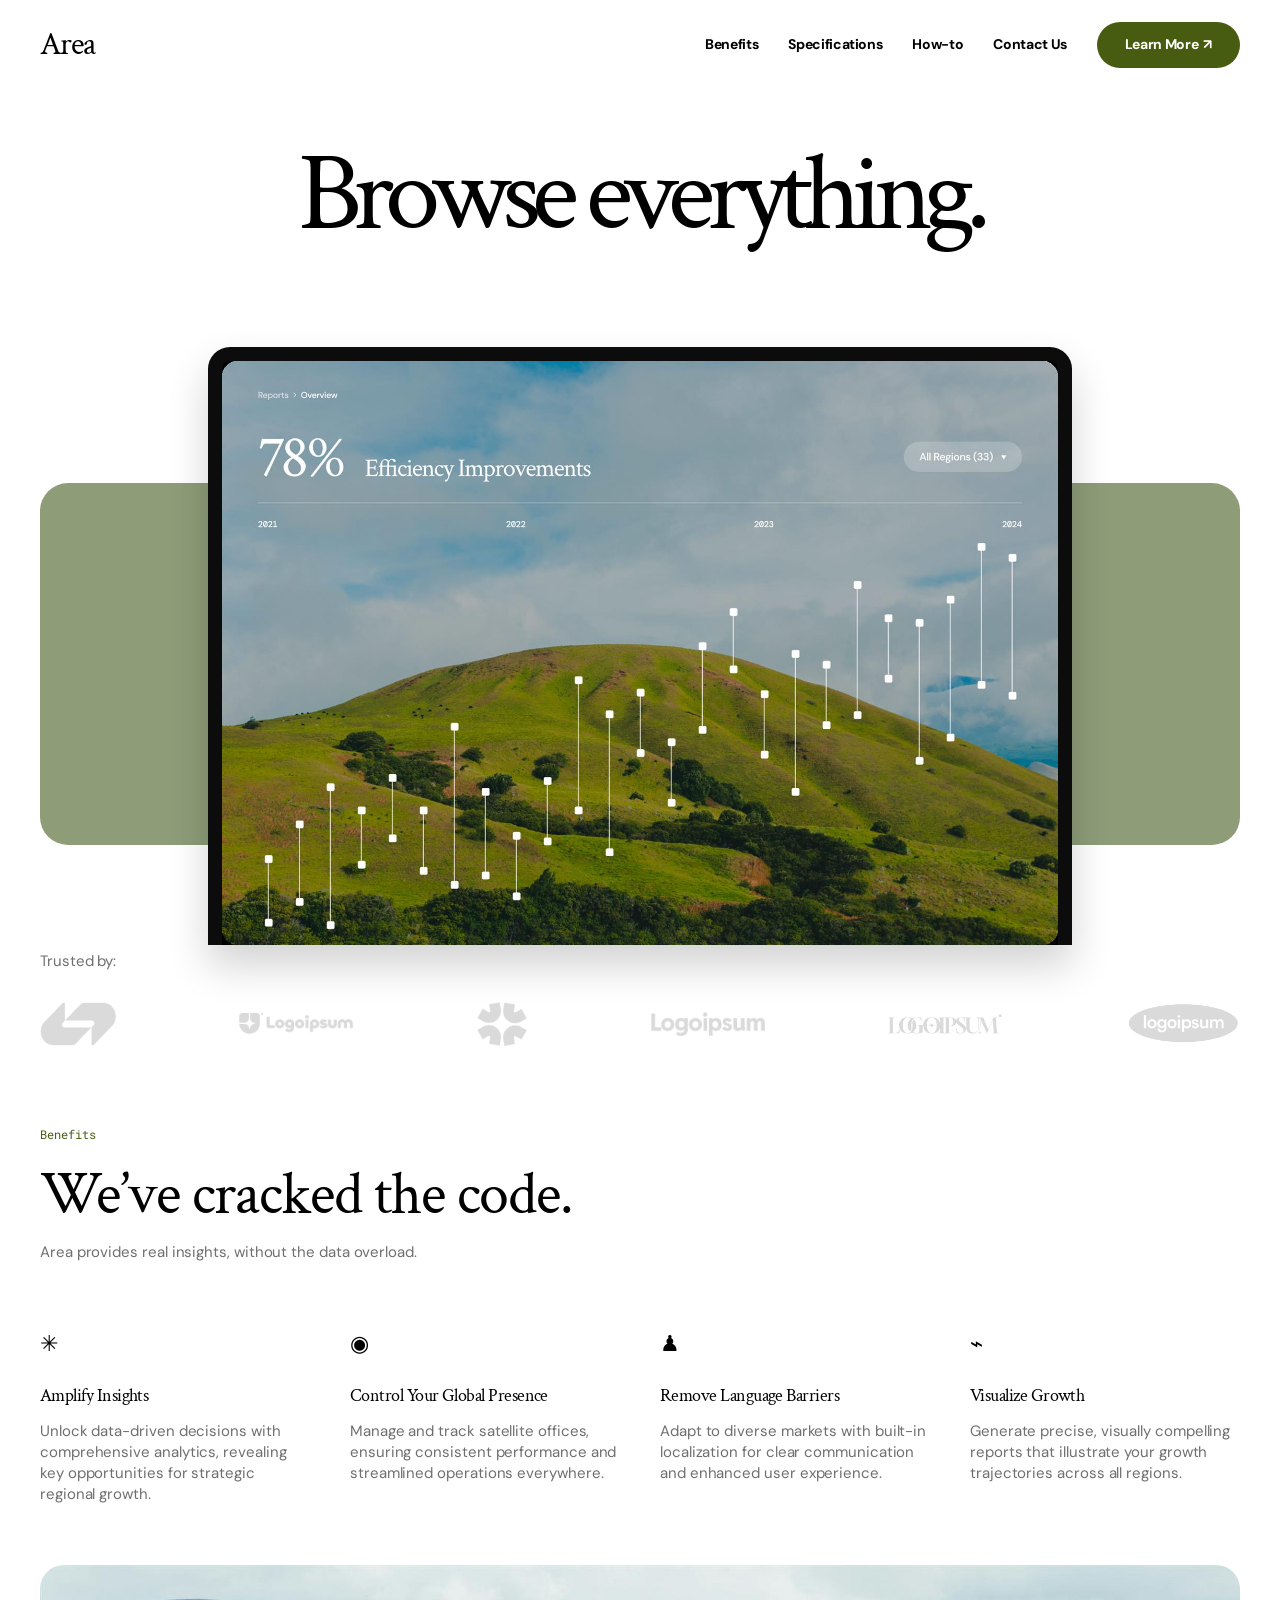
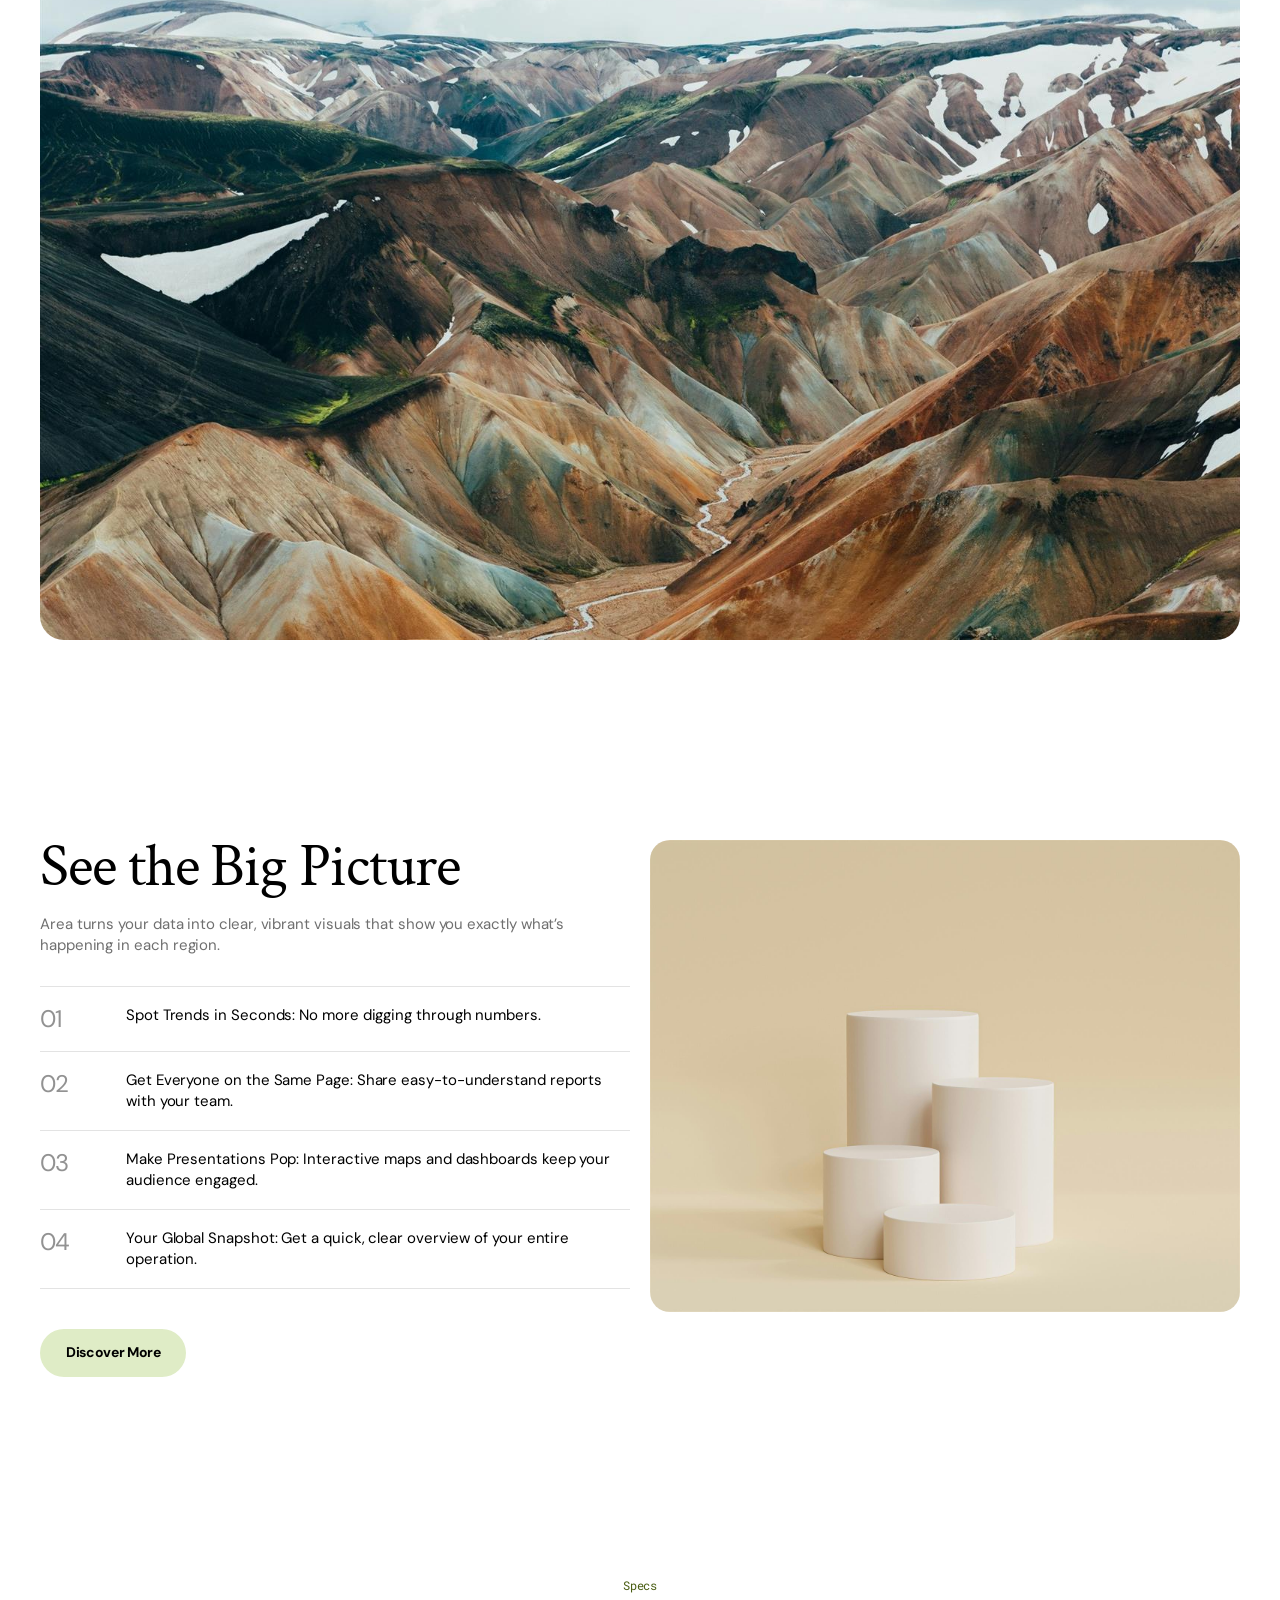
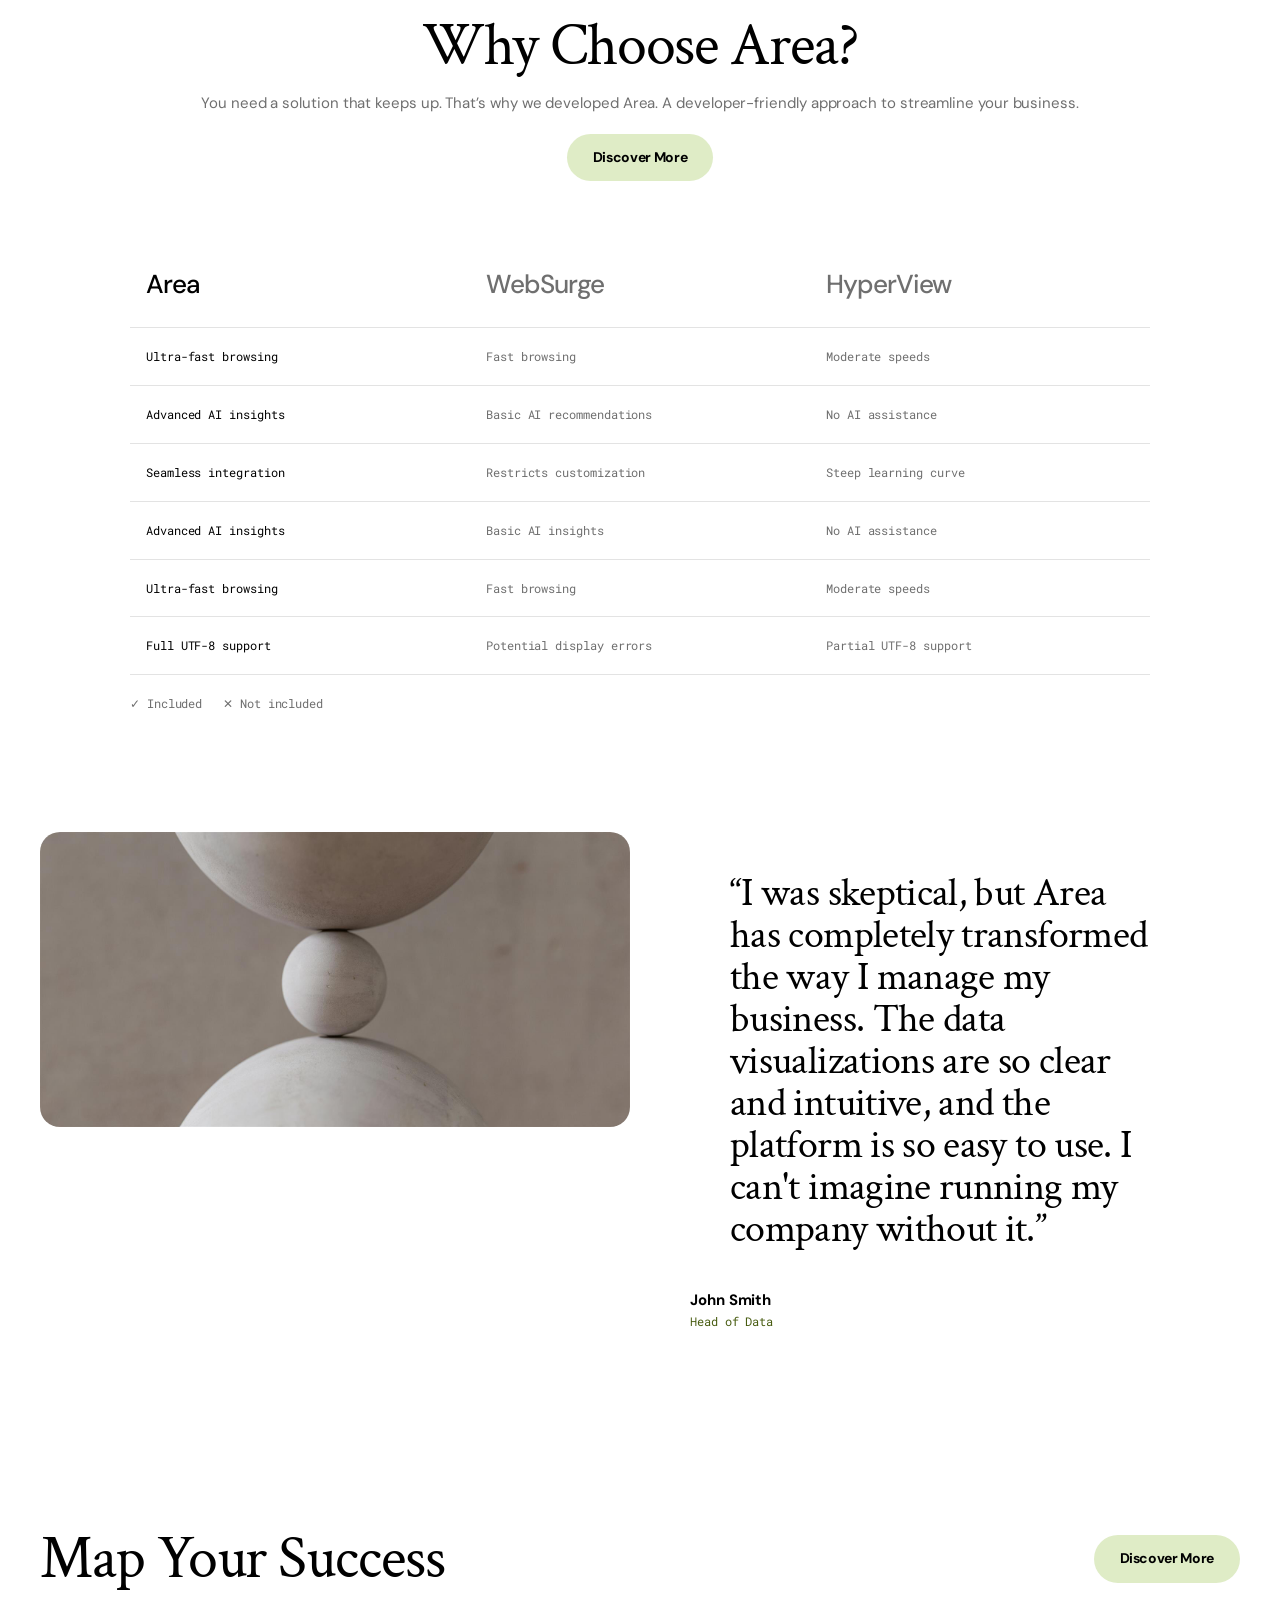
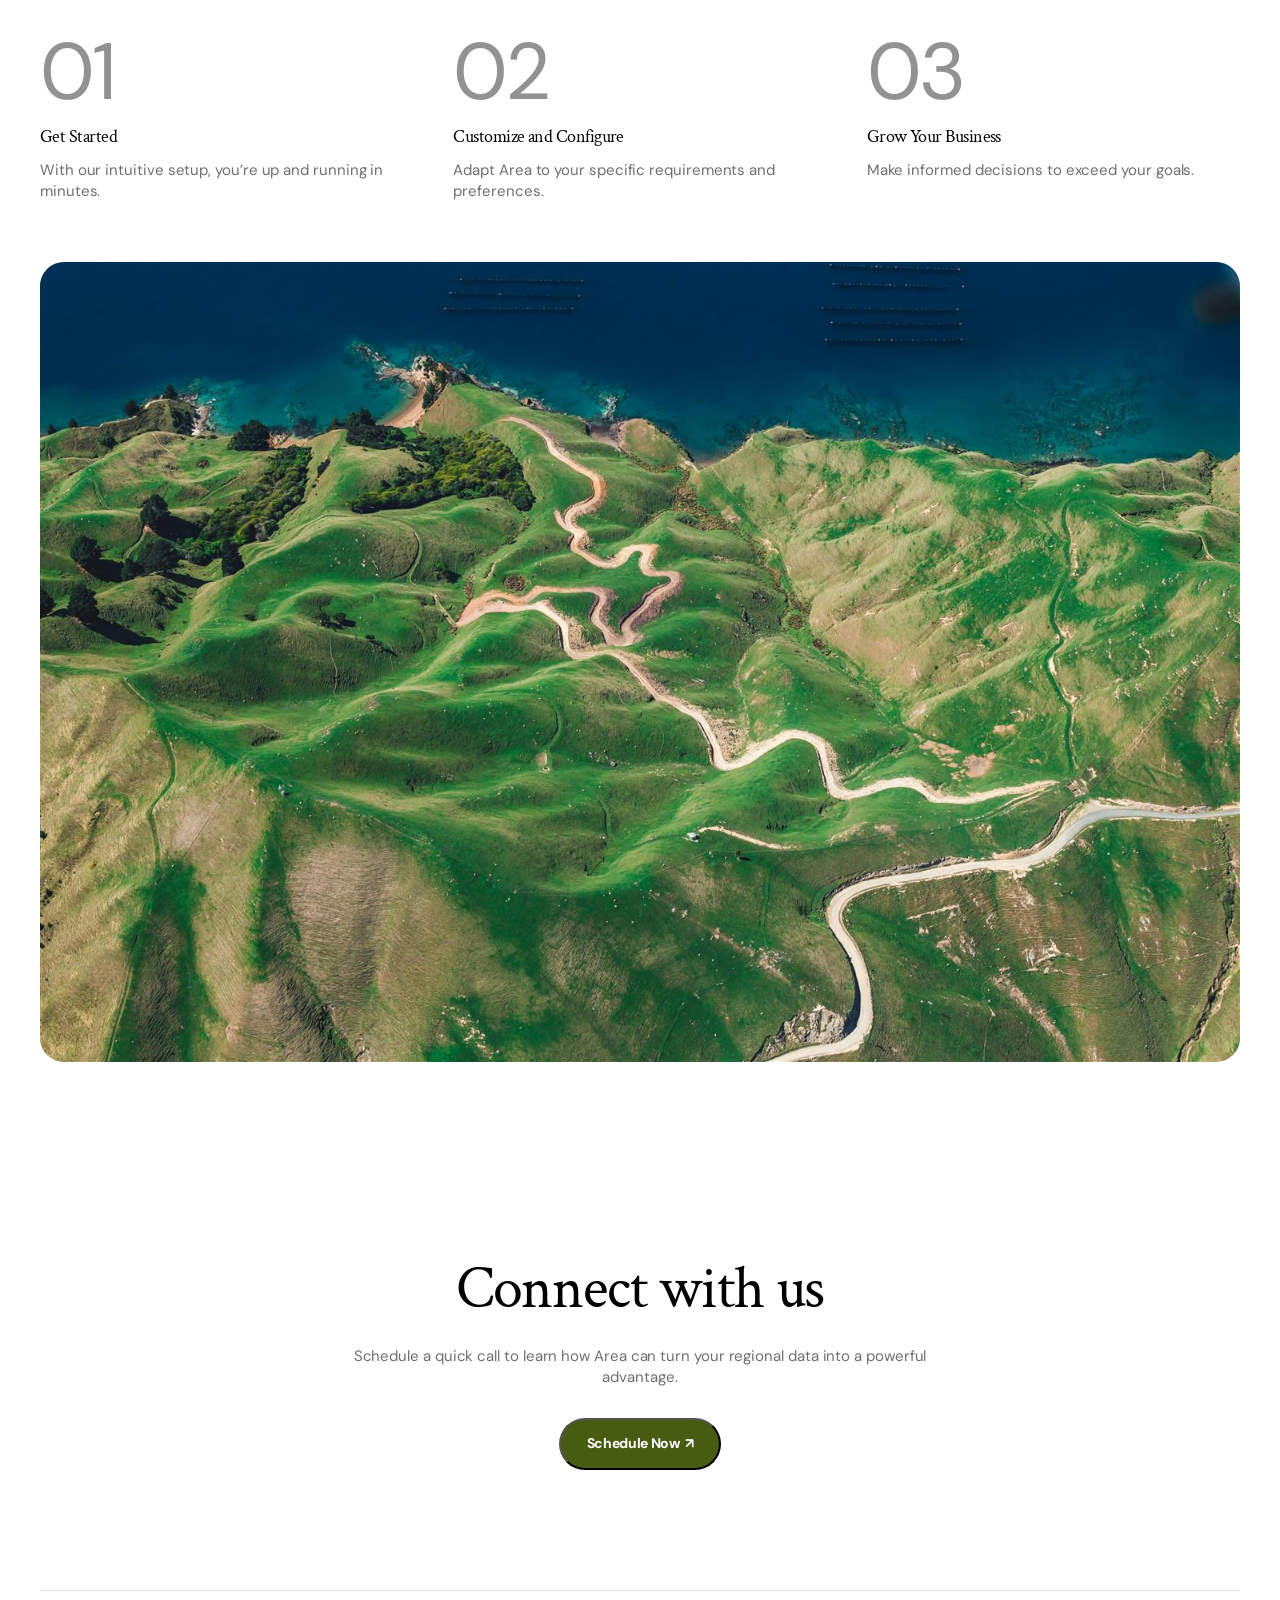
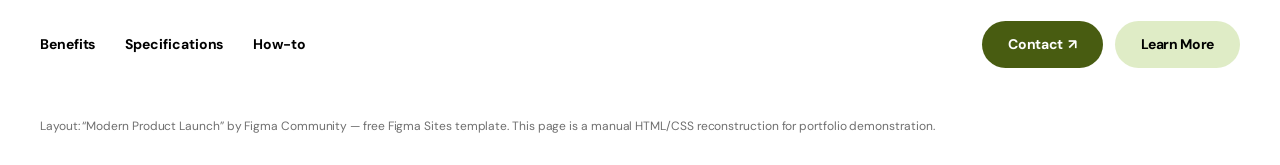
<file: index.html>
<!doctype html>
<html lang="en">
<head>
  <meta charset="utf-8">
  <meta name="viewport" content="width=device-width, initial-scale=1">
  <title>Area — Browse everything</title>
  <meta name="description" content="Area turns regional data into clear, vibrant visuals. Explore insights, track global operations and share reports with your team.">
  <link rel="stylesheet" href="styles.css">
</head>
<body>
  <a class="skip" href="#main">Skip to main content</a>

  <header class="topbar">
    <div class="container topbar-inner">
      <a class="logo" href="#top" aria-label="Area — home">Area</a>
      <button class="burger" type="button" aria-label="Open menu" aria-expanded="false" aria-controls="nav">☰</button>
      <nav id="nav" class="nav" aria-label="Main navigation">
        <a href="#benefits">Benefits</a>
        <a href="#specs">Specifications</a>
        <a href="#how-to">How-to</a>
        <a href="#contact">Contact Us</a>
        <a class="btn btn-olive nav-cta" href="#contact">Learn More <span aria-hidden="true">↗</span></a>
      </nav>
    </div>
  </header>

  <main id="main">
    <section class="hero" id="top">
      <div class="container">
        <h1>Browse everything.</h1>
        <div class="hero-visual">
          <div class="sage-panel"></div>
          <div class="laptop">
            <img src="assets/hero-dashboard.jpg" alt="Area dashboard with 78% efficiency improvements over a landscape chart" width="1600" height="1118">
          </div>
        </div>
      </div>
    </section>

    <section class="container trusted" aria-label="Trusted by">
      <p>Trusted by:</p>
      <div class="logos">
        <img src="assets/logo-1.png" alt="Partner logo 1" width="100" height="58">
        <img src="assets/logo-2.png" alt="Partner logo 2" width="294" height="54">
        <img src="assets/logo-3.png" alt="Partner logo 3" width="136" height="119">
        <img src="assets/logo-4.png" alt="Partner logo 4" width="259" height="54">
        <img src="assets/logo-5.png" alt="Partner logo 5" width="448" height="79">
        <img src="assets/logo-6.png" alt="Partner logo 6" width="213" height="81">
      </div>
    </section>

    <section class="section benefits" id="benefits">
      <div class="container">
        <div class="benefits-head">
          <p class="eyebrow">Benefits</p>
          <h2>We’ve cracked the code.</h2>
          <p class="muted intro">Area provides real insights, without the data overload.</p>
        </div>
        <div class="benefit-grid">
          <article>
            <span class="icon" aria-hidden="true">✳</span>
            <h3>Amplify Insights</h3>
            <p>Unlock data-driven decisions with comprehensive analytics, revealing key opportunities for strategic regional growth.</p>
          </article>
          <article>
            <span class="icon" aria-hidden="true">◉</span>
            <h3>Control Your Global Presence</h3>
            <p>Manage and track satellite offices, ensuring consistent performance and streamlined operations everywhere.</p>
          </article>
          <article>
            <span class="icon" aria-hidden="true">♟</span>
            <h3>Remove Language Barriers</h3>
            <p>Adapt to diverse markets with built-in localization for clear communication and enhanced user experience.</p>
          </article>
          <article>
            <span class="icon" aria-hidden="true">⌁</span>
            <h3>Visualize Growth</h3>
            <p>Generate precise, visually compelling reports that illustrate your growth trajectories across all regions.</p>
          </article>
        </div>
      </div>
      <div class="container">
        <img class="banner" src="assets/mountains.jpg" alt="Snow-covered mountain ridge seen from above" width="1600" height="900">
      </div>
    </section>

    <section class="section big-picture" id="big-picture">
      <div class="container two-col">
        <div>
          <h2>See the Big Picture</h2>
          <p class="muted">Area turns your data into clear, vibrant visuals that show you exactly what’s happening in each region.</p>
          <ol class="value-list">
            <li><span class="num">01</span><span>Spot Trends in Seconds: No more digging through numbers.</span></li>
            <li><span class="num">02</span><span>Get Everyone on the Same Page: Share easy-to-understand reports with your team.</span></li>
            <li><span class="num">03</span><span>Make Presentations Pop: Interactive maps and dashboards keep your audience engaged.</span></li>
            <li><span class="num">04</span><span>Your Global Snapshot: Get a quick, clear overview of your entire operation.</span></li>
          </ol>
          <a class="btn btn-lime" href="#specs">Discover More</a>
        </div>
        <img class="podium" src="assets/podium.jpg" alt="Three white cylindrical podiums on a warm beige background" width="1600" height="1280">
      </div>
    </section>

    <section class="section specs" id="specs">
      <div class="container">
        <div class="specs-head">
          <p class="eyebrow">Specs</p>
          <h2>Why Choose Area?</h2>
          <p class="muted">You need a solution that keeps up. That’s why we developed Area. A developer-friendly approach to streamline your business.</p>
          <a class="btn btn-lime" href="#how-to">Discover More</a>
        </div>
        <div class="table-wrap">
          <table>
            <caption class="visually-hidden">Area compared with WebSurge and HyperView</caption>
            <thead><tr><th scope="col">Area</th><th scope="col">WebSurge</th><th scope="col">HyperView</th></tr></thead>
            <tbody>
              <tr><td>Ultra-fast browsing</td><td>Fast browsing</td><td>Moderate speeds</td></tr>
              <tr><td>Advanced AI insights</td><td>Basic AI recommendations</td><td>No AI assistance</td></tr>
              <tr><td>Seamless integration</td><td>Restricts customization</td><td>Steep learning curve</td></tr>
              <tr><td>Advanced AI insights</td><td>Basic AI insights</td><td>No AI assistance</td></tr>
              <tr><td>Ultra-fast browsing</td><td>Fast browsing</td><td>Moderate speeds</td></tr>
              <tr><td>Full UTF-8 support</td><td>Potential display errors</td><td>Partial UTF-8 support</td></tr>
            </tbody>
          </table>
          <p class="table-key">✓ Included &nbsp; ✕ Not included</p>
        </div>
      </div>
    </section>

    <section class="section quote">
      <div class="container two-col">
        <img src="assets/spheres.jpg" alt="Balanced concrete spheres" width="1600" height="800">
        <figure>
          <blockquote>“I was skeptical, but Area has completely transformed the way I manage my business. The data visualizations are so clear and intuitive, and the platform is so easy to use. I can't imagine running my company without it.”</blockquote>
          <figcaption><strong>John Smith</strong><br><span>Head of Data</span></figcaption>
        </figure>
      </div>
    </section>

    <section class="section how-to" id="how-to">
      <div class="container">
        <div class="how-head">
          <h2>Map Your Success</h2>
          <a class="btn btn-lime" href="#contact">Discover More</a>
        </div>
        <div class="steps">
          <article><span class="num">01</span><h3>Get Started</h3><p>With our intuitive setup, you’re up and running in minutes.</p></article>
          <article><span class="num">02</span><h3>Customize and Configure</h3><p>Adapt Area to your specific requirements and preferences.</p></article>
          <article><span class="num">03</span><h3>Grow Your Business</h3><p>Make informed decisions to exceed your goals.</p></article>
        </div>
        <img class="banner" src="assets/landscape.jpg" alt="Aerial view of a green valley and winding road" width="1500" height="1000">
      </div>
    </section>

    <section class="section contact" id="contact">
      <div class="container">
        <h2>Connect with us</h2>
        <p class="muted">Schedule a quick call to learn how Area can turn your regional data into a powerful advantage.</p>
        <button class="btn btn-olive" type="button" id="schedule">Schedule Now <span aria-hidden="true">↗</span></button>
        <p class="demo-note" id="demo-note" role="status" hidden>Demo layout — booking is not connected.</p>
      </div>
    </section>
  </main>

  <footer class="footer">
    <div class="container footer-inner">
      <nav aria-label="Footer navigation">
        <a href="#benefits">Benefits</a>
        <a href="#specs">Specifications</a>
        <a href="#how-to">How-to</a>
      </nav>
      <div class="footer-cta">
        <a class="btn btn-olive" href="#contact">Contact <span aria-hidden="true">↗</span></a>
        <a class="btn btn-lime" href="#top">Learn More</a>
      </div>
    </div>
    <p class="container credit">Layout: “Modern Product Launch” by Figma Community — free Figma Sites template. This page is a manual HTML/CSS reconstruction for portfolio demonstration.</p>
  </footer>

  <script src="script.js"></script>
</body>
</html>
</file>
<file: styles.css>
@font-face{font-family:"Crimson Text";src:url("assets/fonts/crimson-400.ttf") format("truetype");font-weight:400;font-display:swap}
@font-face{font-family:"Crimson Text";src:url("assets/fonts/crimson-600.ttf") format("truetype");font-weight:600;font-display:swap}
@font-face{font-family:"DM Sans";src:url("assets/fonts/dmsans-400.ttf") format("truetype");font-weight:400;font-display:swap}
@font-face{font-family:"DM Sans";src:url("assets/fonts/dmsans-500.ttf") format("truetype");font-weight:500;font-display:swap}
@font-face{font-family:"DM Sans";src:url("assets/fonts/dmsans-700.ttf") format("truetype");font-weight:700;font-display:swap}
@font-face{font-family:"Roboto Mono";src:url("assets/fonts/robotomono-400.ttf") format("truetype");font-weight:400;font-display:swap}

:root{
  --dark:#000;--muted:#6f6f6f;--olive:#485c11;--sage:#8e9c78;--lime:#dfecc6;--line:#e3e3e3;--grey:#929292;
  --serif:"Crimson Text",Georgia,serif;--sans:"DM Sans",Arial,sans-serif;--mono:"Roboto Mono",monospace;
}
*{box-sizing:border-box}
html{
  scroll-behavior:smooth;overflow-x:hidden;
}
body{margin:0;background:#fff;color:var(--dark);font:15px/1.4 var(--sans);letter-spacing:-.075px;overflow-x:hidden}
img{max-width:100%;display:block}
a{color:inherit;text-decoration:none}
button{font:inherit;cursor:pointer}
.container{width:min(1500px,calc(100% - 80px));margin:0 auto}
.skip{position:absolute;left:-9999px;top:0;background:#fff;padding:10px;z-index:10}
.skip:focus{left:10px}
.visually-hidden{position:absolute;width:1px;height:1px;overflow:hidden;clip:rect(0 0 0 0)}
h1,h2,h3,p{margin:0}
h2{font:400 60px/.9 var(--serif);letter-spacing:-1.08px}
.muted{color:var(--muted)}
.eyebrow{font:12px/1.4 var(--mono);letter-spacing:-.0144px;color:var(--olive)}
.btn{display:inline-flex;align-items:center;justify-content:center;gap:5px;border-radius:999px;padding:14px 26px;font:700 14px/1.4 var(--sans);letter-spacing:-.35px;white-space:nowrap}
.btn-olive{background:var(--olive);color:#fff}
.btn-lime{background:var(--lime);color:#000}

/* header */
.topbar{height:90px;position:relative;z-index:10}
.topbar-inner{height:100%;display:flex;align-items:center;justify-content:space-between}
.logo{font:400 32px/1 var(--serif);letter-spacing:-1px}
.nav{display:flex;align-items:center;gap:30px}
.nav > a:not(.btn){font:700 14px/1.4 var(--sans);letter-spacing:-.35px}
.nav-cta{padding:13px 28px}
.burger{display:none;border:0;background:none;font-size:26px;padding:5px}

/* hero */
.hero{padding-top:58px}
.hero h1{font:400 clamp(76px,8.7vw,160px)/.85 var(--serif);letter-spacing:-.08em;text-align:center;margin:0 auto 0}
.hero-visual{position:relative;margin-top:104px;padding-bottom:6px}
.sage-panel{position:absolute;left:50%;transform:translateX(-50%);top:136px;width:min(1500px,100%);height:362px;background:var(--sage);border-radius:28px;z-index:0}
.laptop{position:relative;z-index:1;width:min(900px,72%);margin:0 auto;background:#0c0c0c;border-radius:22px 22px 0 0;padding:14px 14px 0;box-shadow:0 20px 40px rgba(0,0,0,.18)}
.laptop img{width:100%;height:auto;border-radius:8px 8px 0 0}

/* trusted */
.trusted{padding:0}
.trusted p{font-size:15px;color:var(--muted)}
.logos{display:flex;justify-content:space-between;align-items:center;gap:20px;margin-top:30px}
.logos img{height:auto;width:auto;max-width:114px;max-height:44px;object-fit:contain;opacity:.45;filter:grayscale(1)}

/* sections */
.section{padding:80px 0 120px}
.benefits-head{display:flex;flex-direction:column;gap:20px;padding-right:400px}
.benefits-head h2{margin-top:5px}
.intro{margin-bottom:30px}
.benefit-grid{display:grid;grid-template-columns:repeat(4,1fr);gap:40px;margin-top:40px}
.benefit-grid h3{font:400 18px/1 var(--serif);letter-spacing:-.54px;margin:30px 0 16px}
.benefit-grid p{color:var(--muted)}
.icon{font-size:22px;line-height:1}
.banner{width:100%;height:auto;border-radius:24px;margin-top:60px;object-fit:cover}

/* big picture */
.two-col{display:grid;grid-template-columns:1fr 1fr;gap:20px;align-items:start}
.big-picture h2{margin-bottom:20px}
.big-picture .muted{margin-bottom:30px}
.value-list{list-style:none;margin:0;padding:0}
.value-list li{display:grid;grid-template-columns:70px 1fr;gap:16px;padding:18px 0;border-top:1px solid var(--line)}
.value-list li:last-child{border-bottom:1px solid var(--line)}
.num{color:var(--grey);font:400 80px/.9 var(--sans);letter-spacing:-2.56px}
.value-list .num{font-size:24px;line-height:1.2;letter-spacing:-1px;color:var(--grey)}
.big-picture .btn{margin-top:40px}
.podium{width:100%;height:auto;border-radius:20px}

/* specs */
.specs-head{width:1020px;max-width:100%;margin:0 auto 60px;display:flex;flex-direction:column;align-items:center;text-align:center;gap:20px}
.specs-head h2{margin-top:5px}
.specs-head .muted{max-width:900px}
.table-wrap{width:1020px;max-width:100%;margin:0 auto;overflow-x:auto}
table{width:100%;min-width:480px;border-collapse:collapse;font:400 12px/1.4 var(--mono)}
th,td{text-align:left;padding:20px 16px;border-bottom:1px solid var(--line);vertical-align:top;width:33.33%}
th{font:500 26px/1 var(--sans);letter-spacing:-1px;padding:30px 16px}
tbody tr td:not(:first-child),thead th:not(:first-child){color:var(--muted)}
.table-key{margin-top:20px;font:12px/1.4 var(--mono);color:var(--muted)}

/* quote */
.quote{padding-top:0}
.quote img{width:100%;border-radius:20px;height:auto}
.quote figure{margin:0;align-self:center;padding:0 40px}
.quote blockquote{font:400 40px/1.05 var(--serif);letter-spacing:-.64px}
.quote figcaption{margin-top:30px;font-size:15px}
.quote figcaption span{color:var(--olive);font:12px/1.4 var(--mono)}

/* how-to */
.how-head{display:flex;justify-content:space-between;align-items:center;margin-bottom:50px}
.steps{display:grid;grid-template-columns:repeat(3,1fr);gap:40px;margin-bottom:60px}
.steps .num{display:block;margin-bottom:20px}
.steps h3{font:400 18px/1 var(--serif);letter-spacing:-.54px;margin-bottom:14px}
.steps p{color:var(--muted)}

/* contact + footer */
.contact{padding:80px 300px 120px}
.contact > .container{display:flex;flex-direction:column;align-items:center;text-align:center;gap:30px}
.contact h2{max-width:900px}
.contact p{max-width:900px}
.demo-note{font-size:13px;color:var(--muted)}
.footer{padding:0 0 30px}
.footer-inner{display:flex;justify-content:space-between;align-items:center;padding:30px 0;border-top:1px solid var(--line)}
.footer nav{display:flex;gap:30px;font:700 14px/1.4 var(--sans)}
.footer-cta{display:flex;gap:12px}
.credit{font-size:12px;color:var(--muted);margin-top:20px}

@media (max-width:1024px){
  .container{width:min(1500px,calc(100% - 48px))}
  h2{font-size:50px}
  .benefits-head{padding-right:120px}
  .benefit-grid{grid-template-columns:repeat(2,1fr);row-gap:40px}
  .specs-head,.table-wrap{width:100%}
  .contact{padding:80px 100px 120px}
  .quote blockquote{font-size:32px}
}
@media (max-width:768px){
  .container{width:calc(100% - 32px)}
  .topbar{height:70px}
  .burger{display:block}
  .nav{display:none;position:absolute;top:70px;left:0;right:0;background:#fff;flex-direction:column;align-items:flex-start;gap:18px;padding:20px 16px;border-bottom:1px solid var(--line)}
  .nav.open{display:flex}
  .hero h1{font-size:clamp(50px,11vw,90px)}
  .hero-visual{margin-top:40px}
  .sage-panel{height:calc(100% - 40px);top:40px}
  .laptop{width:86%}
  .benefits-head{padding-right:0}
  .two-col{grid-template-columns:1fr;gap:40px}
  .quote figure{padding:20px 0}
  .steps{grid-template-columns:1fr;gap:30px}
  .contact{padding:60px 0 80px}
  .footer-inner{flex-direction:column;gap:20px;align-items:flex-start}
}
@media (max-width:480px){
  h2{font-size:42px}
  .hero{padding-top:20px}
  .hero h1{font-size:clamp(42px,12vw,64px);letter-spacing:-.06em}
  .logos{gap:10px;flex-wrap:wrap;justify-content:center}
  .logos img{height:auto;max-height:30px;max-width:80px}
  .benefit-grid{grid-template-columns:1fr}
  table{min-width:0;font-size:10px}
  th,td{padding:10px 6px}
  th{font-size:18px}
  .section{padding:50px 0 70px}
  .value-list li{grid-template-columns:40px 1fr;gap:10px}
  .value-list .num{font-size:18px}
  .num{font-size:60px}
  .btn{padding:12px 20px}
  .quote blockquote{font-size:28px}
  .footer nav{flex-wrap:wrap;gap:14px}
  .footer-cta{flex-wrap:wrap}
}
</file>
